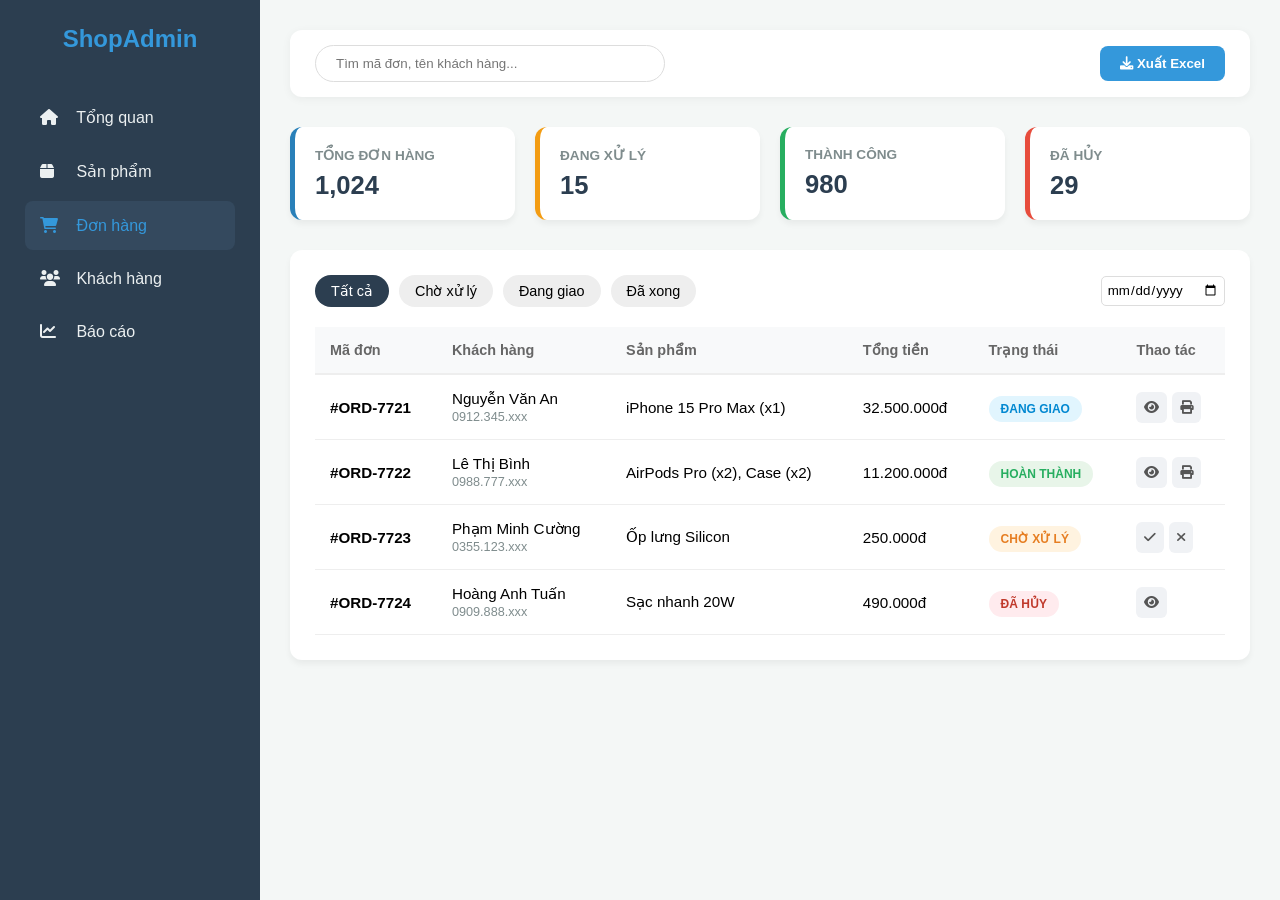
<file: app/orders/index.html>
<!doctype html>
<html lang="vi">
    <head>
        <meta charset="UTF-8" />
        <meta name="viewport" content="width=device-width, initial-scale=1.0" />
        <title>Quản Lý Đơn Hàng | ShopAdmin</title>
        <link
            rel="stylesheet"
            href="https://cdnjs.cloudflare.com/ajax/libs/font-awesome/6.0.0/css/all.min.css"
        />
        <style>
            :root {
                --primary-color: #3498db;
                --dark-color: #2c3e50;
                --bg-color: #f4f7f6;
                --success: #27ae60;
                --danger: #e74c3c;
                --warning: #f39c12;
                --info: #2980b9;
            }

            * {
                margin: 0;
                padding: 0;
                box-sizing: border-box;
                font-family: "Segoe UI", sans-serif;
            }
            body {
                background-color: var(--bg-color);
            }

            .container {
                display: flex;
                min-height: 100vh;
            }

            /* Sidebar */
            .sidebar {
                width: 260px;
                background: var(--dark-color);
                color: white;
                padding: 25px;
                position: sticky;
                top: 0;
                height: 100vh;
            }
            .sidebar h2 {
                margin-bottom: 40px;
                text-align: center;
                color: var(--primary-color);
            }
            .sidebar ul {
                list-style: none;
            }
            .sidebar ul li {
                padding: 15px;
                cursor: pointer;
                border-radius: 8px;
                margin-bottom: 5px;
                color: #ecf0f1;
                transition: 0.3s;
            }
            .sidebar ul li:hover,
            .sidebar ul li.active {
                background: #34495e;
                color: var(--primary-color);
            }
            .sidebar ul li i {
                margin-right: 12px;
                width: 20px;
            }

            /* Main Content */
            .main-content {
                flex: 1;
                padding: 30px;
            }

            header {
                display: flex;
                justify-content: space-between;
                align-items: center;
                background: white;
                padding: 15px 25px;
                border-radius: 12px;
                margin-bottom: 30px;
                box-shadow: 0 2px 10px rgba(0, 0, 0, 0.05);
            }

            .search-bar input {
                padding: 10px 20px;
                width: 350px;
                border: 1px solid #ddd;
                border-radius: 25px;
                outline: none;
            }

            /* Stats Cards */
            .stats {
                display: grid;
                grid-template-columns: repeat(4, 1fr);
                gap: 20px;
                margin-bottom: 30px;
            }
            .card {
                background: white;
                padding: 20px;
                border-radius: 12px;
                box-shadow: 0 4px 6px rgba(0, 0, 0, 0.05);
                border-left: 5px solid #ccc;
            }
            .card.blue {
                border-left-color: var(--info);
            }
            .card.orange {
                border-left-color: var(--warning);
            }
            .card.green {
                border-left-color: var(--success);
            }
            .card.red {
                border-left-color: var(--danger);
            }
            .card h3 {
                font-size: 0.85rem;
                color: #7f8c8d;
                text-transform: uppercase;
                margin-bottom: 8px;
            }
            .card p {
                font-size: 1.6rem;
                font-weight: bold;
                color: var(--dark-color);
            }

            /* Order Tabs & Filters */
            .order-controls {
                display: flex;
                justify-content: space-between;
                align-items: center;
                margin-bottom: 20px;
            }
            .tabs {
                display: flex;
                gap: 10px;
            }
            .tab {
                padding: 8px 16px;
                border: none;
                background: #eee;
                border-radius: 20px;
                cursor: pointer;
                font-size: 0.9rem;
                transition: 0.3s;
            }
            .tab.active {
                background: var(--dark-color);
                color: white;
            }

            /* Table Area */
            .table-container {
                background: white;
                padding: 25px;
                border-radius: 12px;
                box-shadow: 0 4px 6px rgba(0, 0, 0, 0.05);
            }
            table {
                width: 100%;
                border-collapse: collapse;
            }
            th {
                text-align: left;
                padding: 15px;
                background: #f8f9fa;
                color: #666;
                font-size: 0.9rem;
                border-bottom: 2px solid #eee;
            }
            td {
                padding: 15px;
                border-bottom: 1px solid #eee;
                font-size: 0.95rem;
            }

            /* Badge Status */
            .badge {
                padding: 6px 12px;
                border-radius: 20px;
                font-size: 0.75rem;
                font-weight: bold;
                text-transform: uppercase;
            }
            .badge.pending {
                background: #fff3e0;
                color: #e67e22;
            }
            .badge.shipping {
                background: #e1f5fe;
                color: #0288d1;
            }
            .badge.completed {
                background: #e8f5e9;
                color: #27ae60;
            }
            .badge.cancelled {
                background: #ffebee;
                color: #c0392b;
            }

            /* Action Buttons */
            .btn-action {
                border: none;
                background: #f0f2f5;
                padding: 8px;
                border-radius: 6px;
                cursor: pointer;
                color: #555;
                transition: 0.2s;
            }
            .btn-action:hover {
                background: var(--primary-color);
                color: white;
            }
            .btn-export {
                background: var(--primary-color);
                color: white;
                border: none;
                padding: 10px 20px;
                border-radius: 8px;
                cursor: pointer;
                font-weight: 600;
            }

            small {
                color: #7f8c8d;
                display: block;
                margin-top: 2px;
            }
        </style>
    </head>
    <body>
        <div class="container">
            <aside class="sidebar">
                <h2>ShopAdmin</h2>
                <ul>
                    <li><i class="fas fa-home"></i> Tổng quan</li>
                    <li><i class="fas fa-box"></i> Sản phẩm</li>
                    <li class="active">
                        <i class="fas fa-shopping-cart"></i> Đơn hàng
                    </li>
                    <li><i class="fas fa-users"></i> Khách hàng</li>
                    <li><i class="fas fa-chart-line"></i> Báo cáo</li>
                </ul>
            </aside>

            <main class="main-content">
                <header>
                    <div class="search-bar">
                        <input
                            type="text"
                            placeholder="Tìm mã đơn, tên khách hàng..."
                        />
                    </div>
                    <button class="btn-export">
                        <i class="fas fa-download"></i> Xuất Excel
                    </button>
                </header>

                <section class="stats">
                    <div class="card blue">
                        <h3>Tổng đơn hàng</h3>
                        <p>1,024</p>
                    </div>
                    <div class="card orange">
                        <h3>Đang xử lý</h3>
                        <p>15</p>
                    </div>
                    <div class="card green">
                        <h3>Thành công</h3>
                        <p>980</p>
                    </div>
                    <div class="card red">
                        <h3>Đã hủy</h3>
                        <p>29</p>
                    </div>
                </section>

                <section class="table-container">
                    <div class="order-controls">
                        <div class="tabs">
                            <button class="tab active">Tất cả</button>
                            <button class="tab">Chờ xử lý</button>
                            <button class="tab">Đang giao</button>
                            <button class="tab">Đã xong</button>
                        </div>
                        <div class="date-filter">
                            <input
                                type="date"
                                style="
                                    padding: 5px;
                                    border: 1px solid #ddd;
                                    border-radius: 5px;
                                "
                            />
                        </div>
                    </div>

                    <table>
                        <thead>
                            <tr>
                                <th>Mã đơn</th>
                                <th>Khách hàng</th>
                                <th>Sản phẩm</th>
                                <th>Tổng tiền</th>
                                <th>Trạng thái</th>
                                <th>Thao tác</th>
                            </tr>
                        </thead>
                        <tbody>
                            <tr>
                                <td><strong>#ORD-7721</strong></td>
                                <td>
                                    Nguyễn Văn An<br /><small
                                        >0912.345.xxx</small
                                    >
                                </td>
                                <td>iPhone 15 Pro Max (x1)</td>
                                <td>32.500.000đ</td>
                                <td>
                                    <span class="badge shipping"
                                        >Đang giao</span
                                    >
                                </td>
                                <td>
                                    <button
                                        class="btn-action"
                                        title="Xem chi tiết"
                                    >
                                        <i class="fas fa-eye"></i>
                                    </button>
                                    <button
                                        class="btn-action"
                                        title="In hóa đơn"
                                    >
                                        <i class="fas fa-print"></i>
                                    </button>
                                </td>
                            </tr>
                            <tr>
                                <td><strong>#ORD-7722</strong></td>
                                <td>
                                    Lê Thị Bình<br /><small>0988.777.xxx</small>
                                </td>
                                <td>AirPods Pro (x2), Case (x2)</td>
                                <td>11.200.000đ</td>
                                <td>
                                    <span class="badge completed"
                                        >Hoàn thành</span
                                    >
                                </td>
                                <td>
                                    <button
                                        class="btn-action"
                                        title="Xem chi tiết"
                                    >
                                        <i class="fas fa-eye"></i>
                                    </button>
                                    <button
                                        class="btn-action"
                                        title="In hóa đơn"
                                    >
                                        <i class="fas fa-print"></i>
                                    </button>
                                </td>
                            </tr>
                            <tr>
                                <td><strong>#ORD-7723</strong></td>
                                <td>
                                    Phạm Minh Cường<br /><small
                                        >0355.123.xxx</small
                                    >
                                </td>
                                <td>Ốp lưng Silicon</td>
                                <td>250.000đ</td>
                                <td>
                                    <span class="badge pending">Chờ xử lý</span>
                                </td>
                                <td>
                                    <button class="btn-action" title="Xử lý">
                                        <i class="fas fa-check"></i>
                                    </button>
                                    <button class="btn-action" title="Hủy đơn">
                                        <i class="fas fa-times"></i>
                                    </button>
                                </td>
                            </tr>
                            <tr>
                                <td><strong>#ORD-7724</strong></td>
                                <td>
                                    Hoàng Anh Tuấn<br /><small
                                        >0909.888.xxx</small
                                    >
                                </td>
                                <td>Sạc nhanh 20W</td>
                                <td>490.000đ</td>
                                <td>
                                    <span class="badge cancelled">Đã hủy</span>
                                </td>
                                <td>
                                    <button
                                        class="btn-action"
                                        title="Xem chi tiết"
                                    >
                                        <i class="fas fa-eye"></i>
                                    </button>
                                </td>
                            </tr>
                        </tbody>
                    </table>
                </section>
            </main>
        </div>
    </body>
</html>
</file>
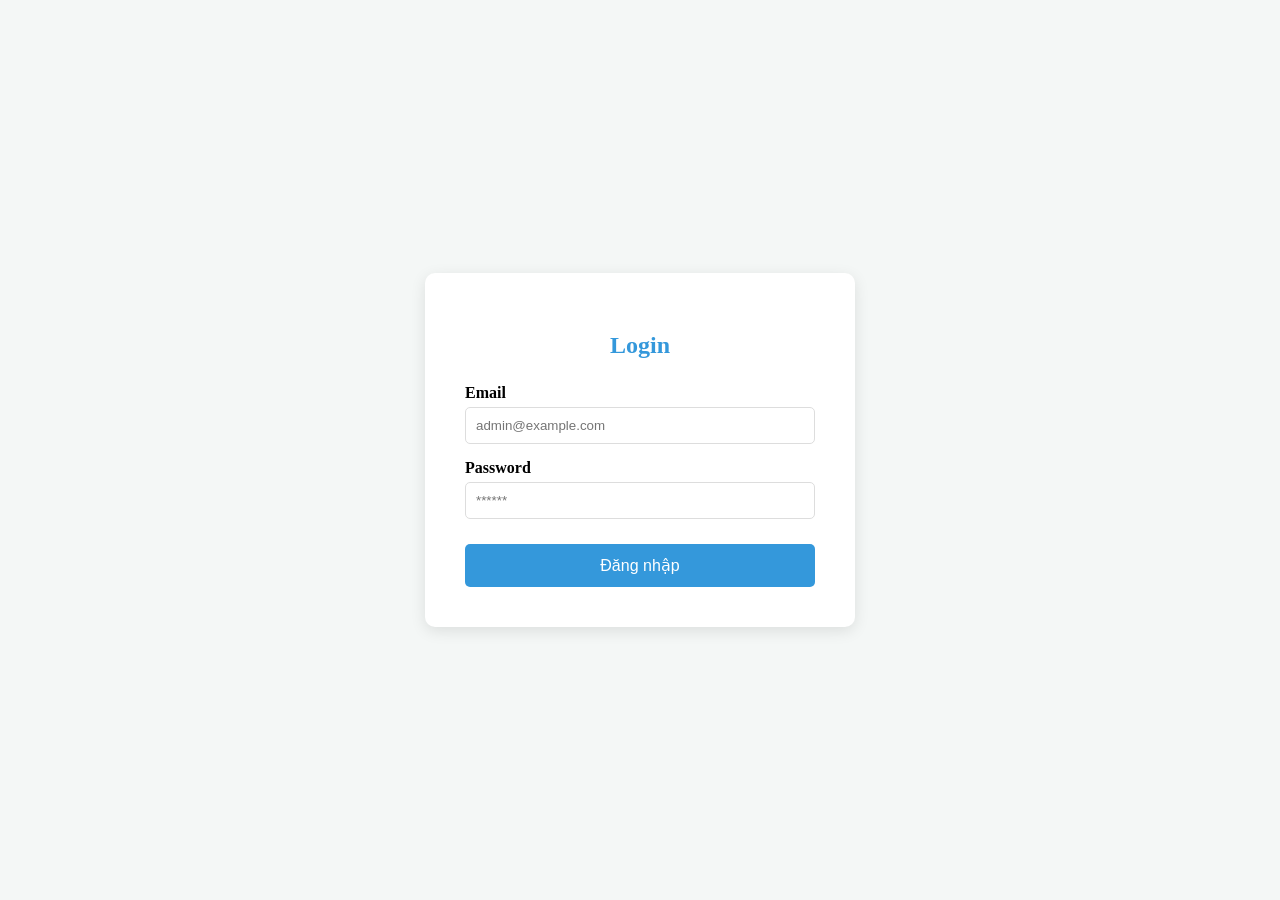
<file: login.html>
<!doctype html>
<html lang="vi">
    <head>
        <meta charset="UTF-8" />
        <meta name="viewport" content="width=device-width, initial-scale=1.0" />
        <title>Login</title>
        <style>
            body {
                margin: 0;
                display: flex;
                justify-content: center;
                align-items: center;
                height: 100vh;
                background-color: #f4f7f6;
            }

            .login-card {
                background: white;
                padding: 40px;
                border-radius: 10px;
                box-shadow: 0 4px 15px rgba(0, 0, 0, 0.1);
                width: 350px;
            }

            .login-card h2 {
                text-align: center;
                margin-bottom: 25px;
                color: #3498db;
            }

            .input-group {
                margin-bottom: 15px;
            }

            .input-group label {
                display: block;
                margin-bottom: 5px;
                font-weight: bold;
            }

            .input-group input {
                width: 100%;
                padding: 10px;
                border: 1px solid #ddd;
                border-radius: 5px;
                box-sizing: border-box;
            }

            .btn-submit {
                width: 100%;
                padding: 12px;
                background: #3498db;
                color: white;
                border: none;
                border-radius: 5px;
                cursor: pointer;
                font-size: 16px;
                margin-top: 10px;
            }

            .btn-submit:hover {
                background: #1557b0;
            }
        </style>
    </head>
    <body>
        <div class="login-card">
            <h2>Login</h2>
            <form id="loginForm">
                <div class="input-group">
                    <label>Email</label>
                    <input
                        type="email"
                        id="email"
                        placeholder="admin@example.com"
                        required
                    />
                </div>
                <div class="input-group">
                    <label>Password</label>
                    <input
                        type="text"
                        id="password"
                        placeholder="******"
                        required
                    />
                </div>
                <button type="submit" class="btn-submit">Đăng nhập</button>
            </form>
        </div>
        <script type="module" src="./js/login.js"></script>
    </body>
</html>
</file>
